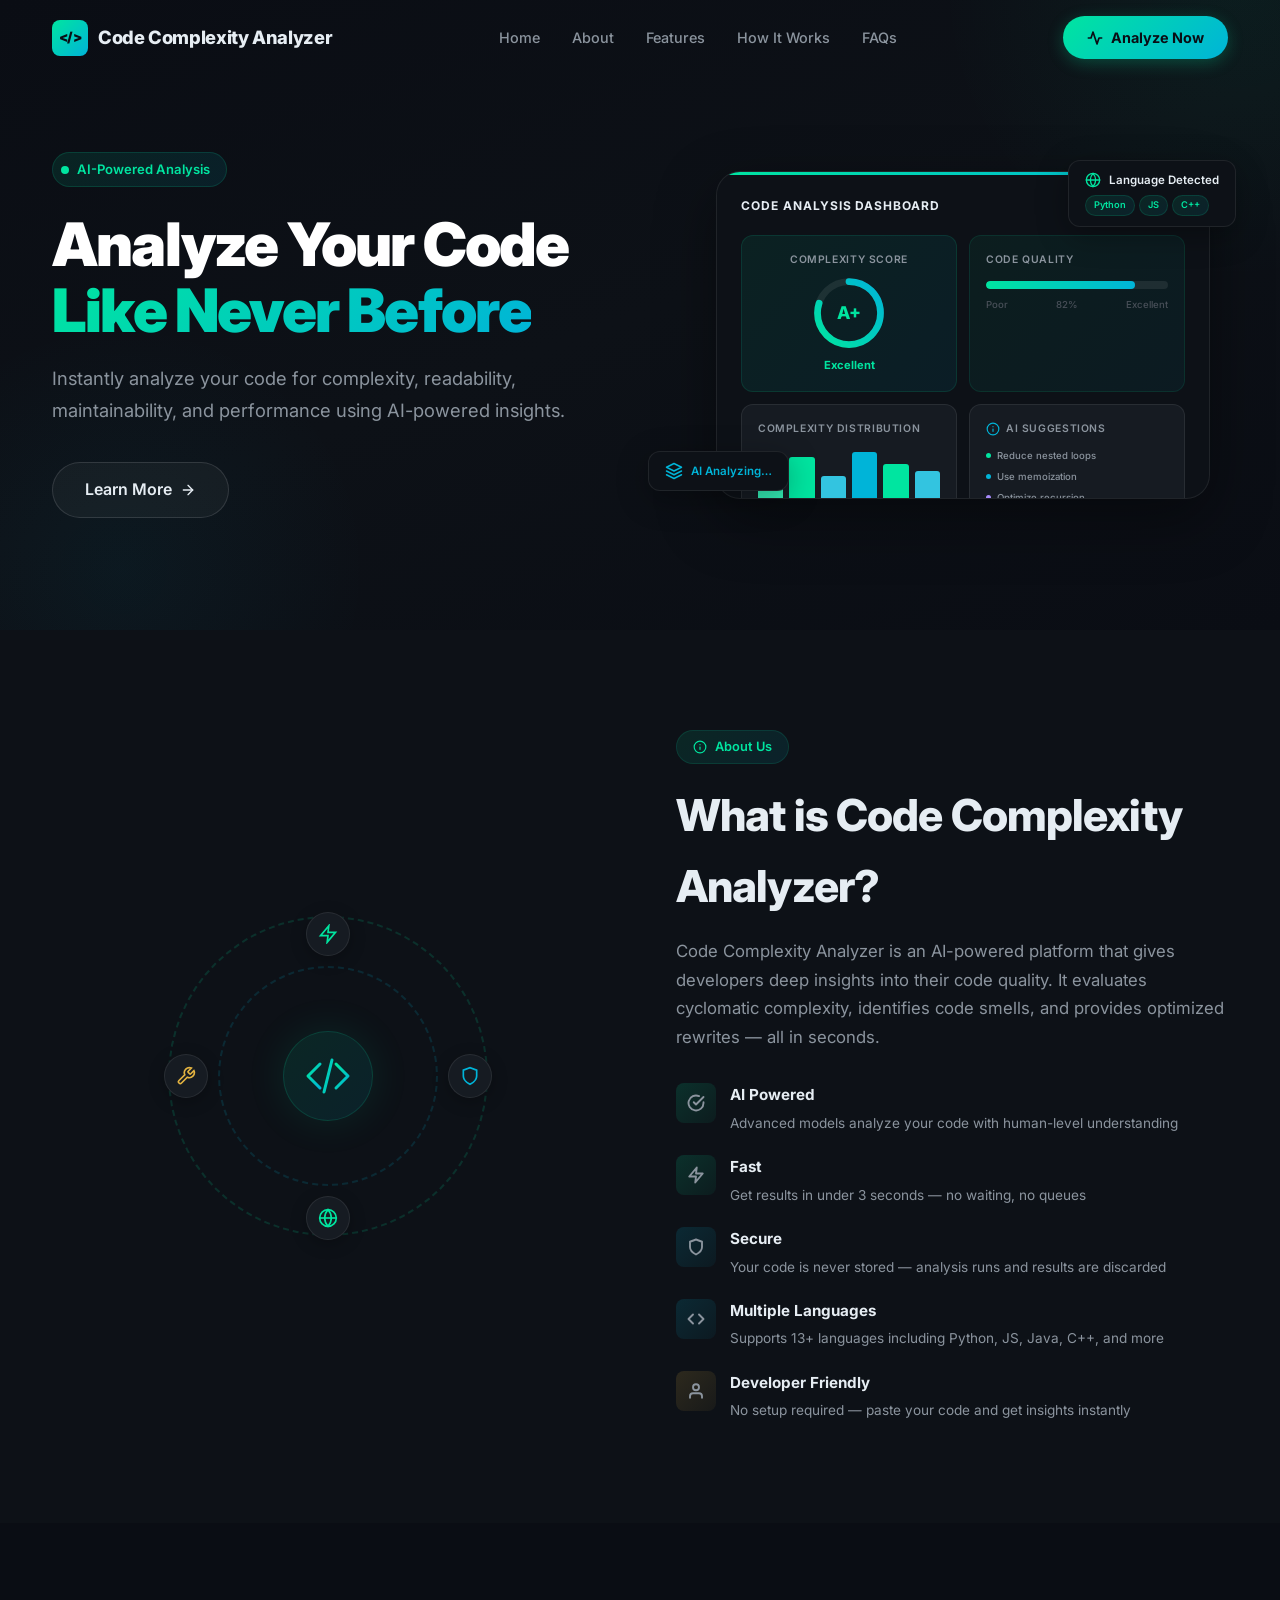
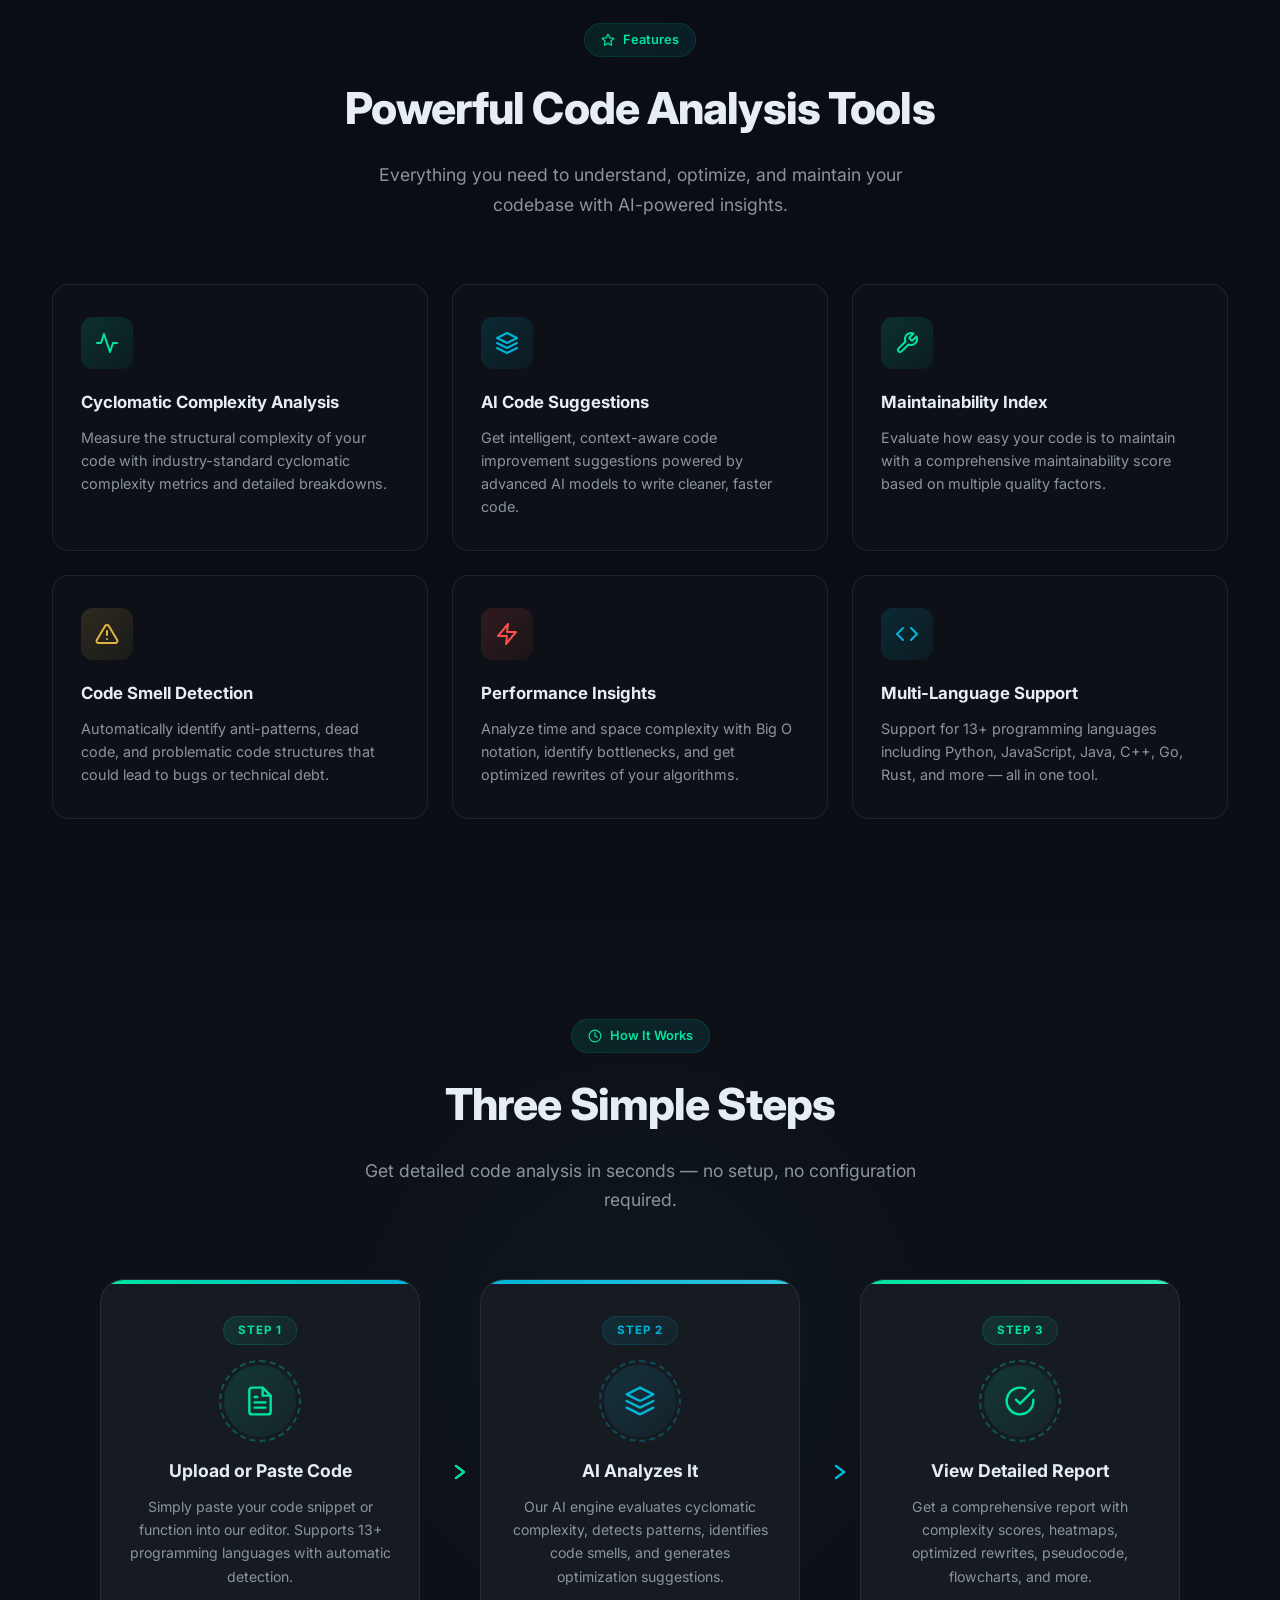
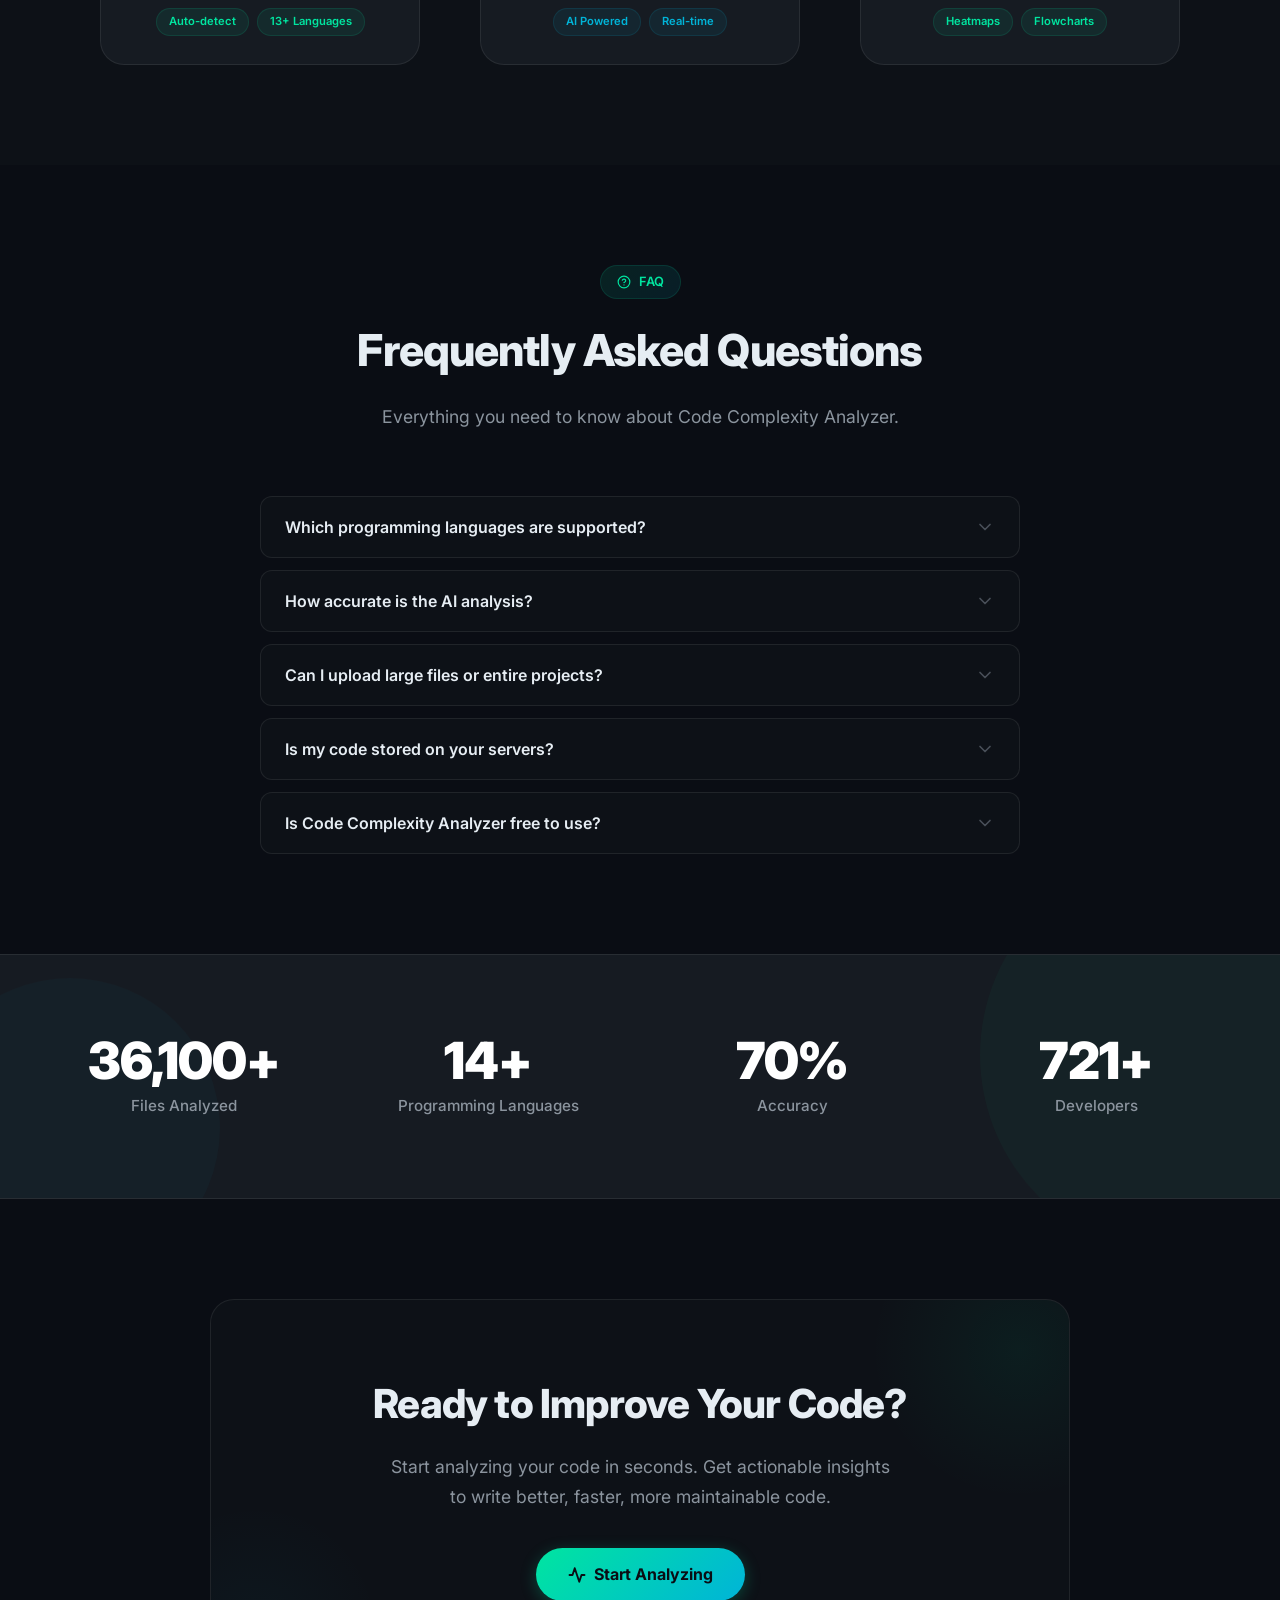
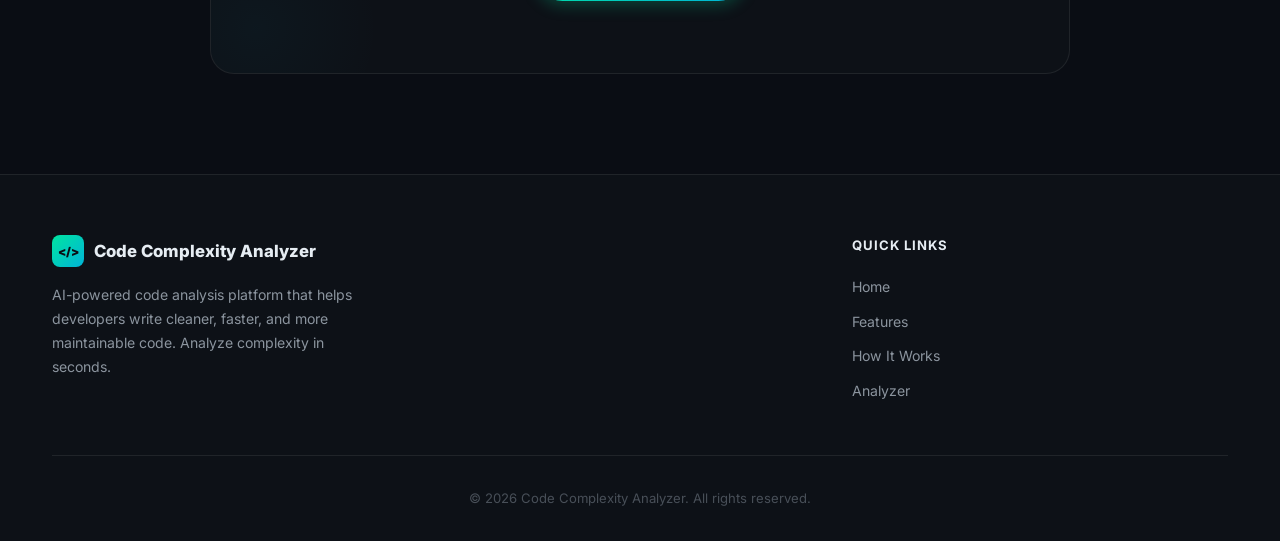
<file: frontend/index.html>
<!DOCTYPE html>
<html lang="en">
<head>
  <meta charset="UTF-8">
  <meta name="viewport" content="width=device-width, initial-scale=1.0">
  <meta name="description" content="Code Complexity Analyzer — AI-powered code analysis for complexity, readability, maintainability, and performance. Instantly improve your code quality.">
  <title>Code Complexity Analyzer — AI-Powered Code Analysis</title>

  <!-- Fonts -->
  <link rel="preconnect" href="https://fonts.googleapis.com">
  <link rel="preconnect" href="https://fonts.gstatic.com" crossorigin>
  <link href="https://fonts.googleapis.com/css2?family=Inter:wght@400;500;600;700;800;900&display=swap" rel="stylesheet">

  <link rel="stylesheet" href="landing.css">
</head>
<body>

  <!-- ═══════════════════════════════════════════════════════════════════════
       1. NAVIGATION
       ═══════════════════════════════════════════════════════════════════════ -->
  <nav class="navbar" id="navbar">
    <div class="navbar__container">

      <!-- Logo -->
      <a href="#home" class="navbar__logo">
        <span class="navbar__logo-icon">&lt;/&gt;</span>
        Code Complexity Analyzer
      </a>

      <!-- Links -->
      <div class="navbar__links" id="nav-links">
        <a href="#home" class="navbar__link">Home</a>
        <a href="#about" class="navbar__link">About</a>
        <a href="#features" class="navbar__link">Features</a>
        <a href="#how-it-works" class="navbar__link">How It Works</a>
        <a href="#faq" class="navbar__link">FAQs</a>
      </div>

      <!-- Actions -->
      <div class="navbar__actions">
        <a href="analyzer.html" class="btn btn--primary">
          <svg width="16" height="16" viewBox="0 0 24 24" fill="none" stroke="currentColor" stroke-width="2.5" stroke-linecap="round" stroke-linejoin="round"><polyline points="22 12 18 12 15 21 9 3 6 12 2 12"/></svg>
          Analyze Now
        </a>
      </div>

      <!-- Mobile toggle -->
      <button class="navbar__toggle" id="mobile-toggle" aria-label="Toggle navigation">
        <span></span>
        <span></span>
        <span></span>
      </button>

    </div>
  </nav>

  <!-- ═══════════════════════════════════════════════════════════════════════
       2. HERO SECTION
       ═══════════════════════════════════════════════════════════════════════ -->
  <section class="hero" id="home">
    <div class="hero__container">

      <!-- Left: Content -->
      <div class="hero__content">
        <div class="hero__badge">
          <span class="hero__badge-dot"></span>
          AI-Powered Analysis
        </div>

        <h1 class="hero__title">
          Analyze Your Code<br>
          <span class="hero__title-gradient">Like Never Before</span>
        </h1>

        <p class="hero__subtitle">
          Instantly analyze your code for complexity, readability, maintainability, and performance using AI-powered insights.
        </p>

        <div class="hero__buttons">

          <a href="#features" class="btn btn--learn btn--large">
            Learn More
            <svg width="16" height="16" viewBox="0 0 24 24" fill="none" stroke="currentColor" stroke-width="2" stroke-linecap="round" stroke-linejoin="round"><line x1="5" y1="12" x2="19" y2="12"/><polyline points="12 5 19 12 12 19"/></svg>
          </a>
        </div>
      </div>

      <!-- Right: Dashboard Illustration -->
      <div class="hero__visual">
        <div class="dashboard">

          <!-- SVG gradient definition for the score circle -->
          <svg width="0" height="0" style="position:absolute">
            <defs>
              <linearGradient id="scoreGradient" x1="0%" y1="0%" x2="100%" y2="100%">
                <stop offset="0%" style="stop-color:#00e5a0"/>
                <stop offset="100%" style="stop-color:#00b4d8"/>
              </linearGradient>
            </defs>
          </svg>

          <!-- Main dashboard card -->
          <div class="dashboard__main">
            <div class="dashboard__header">
              <span class="dashboard__header-title">Code Analysis Dashboard</span>
              <div class="dashboard__header-dots">
                <span></span><span></span><span></span>
              </div>
            </div>

            <div class="dashboard__grid">
              <!-- Complexity Score -->
              <div class="dash-score" style="animation: float-3 4s ease-in-out infinite;">
                <div class="dash-score__label">Complexity Score</div>
                <div class="dash-score__circle">
                  <svg viewBox="0 0 64 64">
                    <circle class="dash-score__circle-bg" cx="32" cy="32" r="28"/>
                    <circle class="dash-score__circle-fill" cx="32" cy="32" r="28" style="stroke-dasharray: 175.9; stroke-dashoffset: 35.2;"/>
                  </svg>
                  <span class="dash-score__value">A+</span>
                </div>
                <div class="dash-score__grade">Excellent</div>
              </div>

              <!-- Code Quality Meter -->
              <div class="dash-meter" style="animation: float-3 5s ease-in-out 0.5s infinite;">
                <div class="dash-meter__label">Code Quality</div>
                <div class="dash-meter__bar">
                  <div class="dash-meter__fill"></div>
                </div>
                <div class="dash-meter__labels">
                  <span>Poor</span>
                  <span>82%</span>
                  <span>Excellent</span>
                </div>
              </div>

              <!-- Graphs -->
              <div class="dash-chart" style="animation: float-3 4.5s ease-in-out 1s infinite;">
                <div class="dash-chart__label">Complexity Distribution</div>
                <div class="dash-chart__bars">
                  <div class="dash-chart__bar"></div>
                  <div class="dash-chart__bar"></div>
                  <div class="dash-chart__bar"></div>
                  <div class="dash-chart__bar"></div>
                  <div class="dash-chart__bar"></div>
                  <div class="dash-chart__bar"></div>
                </div>
              </div>

              <!-- AI Suggestions -->
              <div class="dash-ai" style="animation: float-3 5.5s ease-in-out 0.8s infinite;">
                <div class="dash-ai__label">
                  <svg width="14" height="14" viewBox="0 0 24 24" fill="none" stroke="currentColor" stroke-width="2" stroke-linecap="round" stroke-linejoin="round"><path d="M12 2a10 10 0 0 1 10 10 10 10 0 0 1-10 10A10 10 0 0 1 2 12 10 10 0 0 1 12 2z"/><path d="M12 16v-4"/><path d="M12 8h.01"/></svg>
                  AI Suggestions
                </div>
                <div class="dash-ai__items">
                  <div class="dash-ai__item"><span class="dash-ai__item-dot dash-ai__item-dot--green"></span>Reduce nested loops</div>
                  <div class="dash-ai__item"><span class="dash-ai__item-dot dash-ai__item-dot--blue"></span>Use memoization</div>
                  <div class="dash-ai__item"><span class="dash-ai__item-dot dash-ai__item-dot--purple"></span>Optimize recursion</div>
                </div>
              </div>
            </div>
          </div>

          <!-- Floating: Language Detection -->
          <div class="float-card float-card--lang">
            <div class="float-card__content">
              <svg width="16" height="16" viewBox="0 0 24 24" fill="none" stroke="#00e5a0" stroke-width="2" stroke-linecap="round" stroke-linejoin="round"><circle cx="12" cy="12" r="10"/><line x1="2" y1="12" x2="22" y2="12"/><path d="M12 2a15.3 15.3 0 0 1 4 10 15.3 15.3 0 0 1-4 10 15.3 15.3 0 0 1-4-10 15.3 15.3 0 0 1 4-10z"/></svg>
              Language Detected
            </div>
            <div class="float-card__badges">
              <span class="lang-badge">Python</span>
              <span class="lang-badge">JS</span>
              <span class="lang-badge">C++</span>
            </div>
          </div>

          <!-- Floating: AI Badge -->
          <div class="float-card float-card--ai">
            <div class="float-card__content">
              <svg width="18" height="18" viewBox="0 0 24 24" fill="none" stroke="#00b4d8" stroke-width="2" stroke-linecap="round" stroke-linejoin="round"><path d="M12 2L2 7l10 5 10-5-10-5z"/><path d="M2 17l10 5 10-5"/><path d="M2 12l10 5 10-5"/></svg>
              AI Analyzing…
            </div>
          </div>

        </div>
      </div>

    </div>
  </section>

    <!-- ═══════════════════════════════════════════════════════════════════════
       3. ABOUT SECTION
       ═══════════════════════════════════════════════════════════════════════ -->
  <section class="about" id="about">
    <div class="section-container">
      <div class="about__grid">

        <!-- Left: Illustration -->
        <div class="about__visual reveal">
          <div class="about__illustration">
            <div class="about__illust-ring about__illust-ring--outer"></div>
            <div class="about__illust-ring about__illust-ring--inner"></div>
            <div class="about__illust-core">
              <svg width="48" height="48" viewBox="0 0 24 24" fill="none" stroke="url(#aboutGrad)" stroke-width="1.5" stroke-linecap="round" stroke-linejoin="round">
                <defs><linearGradient id="aboutGrad" x1="0%" y1="0%" x2="100%" y2="100%"><stop offset="0%" style="stop-color:#00e5a0"/><stop offset="100%" style="stop-color:#00b4d8"/></linearGradient></defs>
                <polyline points="16 18 22 12 16 6"/><polyline points="8 6 2 12 8 18"/><line x1="14" y1="4" x2="10" y2="20"/>
              </svg>
            </div>
            <!-- Orbiting icons -->
            <div class="about__orbit-item about__orbit-item--1">
              <svg width="20" height="20" viewBox="0 0 24 24" fill="none" stroke="#00e5a0" stroke-width="2"><path d="M13 2L3 14h9l-1 8 10-12h-9l1-8z"/></svg>
            </div>
            <div class="about__orbit-item about__orbit-item--2">
              <svg width="20" height="20" viewBox="0 0 24 24" fill="none" stroke="#00b4d8" stroke-width="2"><path d="M12 22s8-4 8-10V5l-8-3-8 3v7c0 6 8 10 8 10z"/></svg>
            </div>
            <div class="about__orbit-item about__orbit-item--3">
              <svg width="20" height="20" viewBox="0 0 24 24" fill="none" stroke="#00e5a0" stroke-width="2"><circle cx="12" cy="12" r="10"/><line x1="2" y1="12" x2="22" y2="12"/><path d="M12 2a15.3 15.3 0 0 1 4 10 15.3 15.3 0 0 1-4 10 15.3 15.3 0 0 1-4-10 15.3 15.3 0 0 1 4-10z"/></svg>
            </div>
            <div class="about__orbit-item about__orbit-item--4">
              <svg width="20" height="20" viewBox="0 0 24 24" fill="none" stroke="#e3b341" stroke-width="2"><path d="M14.7 6.3a1 1 0 0 0 0 1.4l1.6 1.6a1 1 0 0 0 1.4 0l3.77-3.77a6 6 0 0 1-7.94 7.94l-6.91 6.91a2.12 2.12 0 0 1-3-3l6.91-6.91a6 6 0 0 1 7.94-7.94l-3.76 3.76z"/></svg>
            </div>
          </div>
        </div>

        <!-- Right: Content -->
        <div class="about__content reveal reveal-delay-2">
          <span class="section-label">
            <svg width="14" height="14" viewBox="0 0 24 24" fill="none" stroke="currentColor" stroke-width="2" stroke-linecap="round" stroke-linejoin="round"><circle cx="12" cy="12" r="10"/><path d="M12 16v-4"/><path d="M12 8h.01"/></svg>
            About Us
          </span>
          <h2 class="section-title" style="text-align:left;">What is Code Complexity Analyzer?</h2>
          <p class="about__desc">Code Complexity Analyzer is an AI-powered platform that gives developers deep insights into their code quality. It evaluates cyclomatic complexity, identifies code smells, and provides optimized rewrites — all in seconds.</p>

          <div class="about__checks">
            <div class="about__check">
              <span class="about__check-icon about__check-icon--blue">
                <svg width="18" height="18" viewBox="0 0 24 24" fill="none" stroke="currentColor" stroke-width="2.5" stroke-linecap="round" stroke-linejoin="round"><path d="M22 11.08V12a10 10 0 1 1-5.93-9.14"/><polyline points="22 4 12 14.01 9 11.01"/></svg>
              </span>
              <div>
                <strong>AI Powered</strong>
                <span>Advanced models analyze your code with human-level understanding</span>
              </div>
            </div>
            <div class="about__check">
              <span class="about__check-icon about__check-icon--green">
                <svg width="18" height="18" viewBox="0 0 24 24" fill="none" stroke="currentColor" stroke-width="2.5" stroke-linecap="round" stroke-linejoin="round"><path d="M13 2L3 14h9l-1 8 10-12h-9l1-8z"/></svg>
              </span>
              <div>
                <strong>Fast</strong>
                <span>Get results in under 3 seconds — no waiting, no queues</span>
              </div>
            </div>
            <div class="about__check">
              <span class="about__check-icon about__check-icon--purple">
                <svg width="18" height="18" viewBox="0 0 24 24" fill="none" stroke="currentColor" stroke-width="2.5" stroke-linecap="round" stroke-linejoin="round"><path d="M12 22s8-4 8-10V5l-8-3-8 3v7c0 6 8 10 8 10z"/></svg>
              </span>
              <div>
                <strong>Secure</strong>
                <span>Your code is never stored — analysis runs and results are discarded</span>
              </div>
            </div>
            <div class="about__check">
              <span class="about__check-icon about__check-icon--cyan">
                <svg width="18" height="18" viewBox="0 0 24 24" fill="none" stroke="currentColor" stroke-width="2.5" stroke-linecap="round" stroke-linejoin="round"><polyline points="16 18 22 12 16 6"/><polyline points="8 6 2 12 8 18"/></svg>
              </span>
              <div>
                <strong>Multiple Languages</strong>
                <span>Supports 13+ languages including Python, JS, Java, C++, and more</span>
              </div>
            </div>
            <div class="about__check">
              <span class="about__check-icon about__check-icon--orange">
                <svg width="18" height="18" viewBox="0 0 24 24" fill="none" stroke="currentColor" stroke-width="2.5" stroke-linecap="round" stroke-linejoin="round"><path d="M20 21v-2a4 4 0 0 0-4-4H8a4 4 0 0 0-4 4v2"/><circle cx="12" cy="7" r="4"/></svg>
              </span>
              <div>
                <strong>Developer Friendly</strong>
                <span>No setup required — paste your code and get insights instantly</span>
              </div>
            </div>
          </div>
        </div>

      </div>
    </div>
  </section>

  <!-- ═══════════════════════════════════════════════════════════════════════
       4. FEATURES SECTION
       ═══════════════════════════════════════════════════════════════════════ -->
  <section class="features" id="features">
    <div class="section-container">
      <div class="section-header reveal">
        <span class="section-label">
          <svg width="14" height="14" viewBox="0 0 24 24" fill="none" stroke="currentColor" stroke-width="2" stroke-linecap="round" stroke-linejoin="round"><polygon points="12 2 15.09 8.26 22 9.27 17 14.14 18.18 21.02 12 17.77 5.82 21.02 7 14.14 2 9.27 8.91 8.26 12 2"/></svg>
          Features
        </span>
        <h2 class="section-title">Powerful Code Analysis Tools</h2>
        <p class="section-subtitle">Everything you need to understand, optimize, and maintain your codebase with AI-powered insights.</p>
      </div>

      <div class="features__grid">

        <!-- Card 1: Cyclomatic Complexity -->
        <div class="feature-card reveal reveal-delay-1">
          <div class="feature-card__icon feature-card__icon--blue">
            <svg width="24" height="24" viewBox="0 0 24 24" fill="none" stroke="currentColor" stroke-width="2" stroke-linecap="round" stroke-linejoin="round"><polyline points="22 12 18 12 15 21 9 3 6 12 2 12"/></svg>
          </div>
          <h3 class="feature-card__title">Cyclomatic Complexity Analysis</h3>
          <p class="feature-card__desc">Measure the structural complexity of your code with industry-standard cyclomatic complexity metrics and detailed breakdowns.</p>
        </div>

        <!-- Card 2: AI Code Suggestions -->
        <div class="feature-card reveal reveal-delay-2">
          <div class="feature-card__icon feature-card__icon--purple">
            <svg width="24" height="24" viewBox="0 0 24 24" fill="none" stroke="currentColor" stroke-width="2" stroke-linecap="round" stroke-linejoin="round"><path d="M12 2L2 7l10 5 10-5-10-5z"/><path d="M2 17l10 5 10-5"/><path d="M2 12l10 5 10-5"/></svg>
          </div>
          <h3 class="feature-card__title">AI Code Suggestions</h3>
          <p class="feature-card__desc">Get intelligent, context-aware code improvement suggestions powered by advanced AI models to write cleaner, faster code.</p>
        </div>

        <!-- Card 3: Maintainability Index -->
        <div class="feature-card reveal reveal-delay-3">
          <div class="feature-card__icon feature-card__icon--green">
            <svg width="24" height="24" viewBox="0 0 24 24" fill="none" stroke="currentColor" stroke-width="2" stroke-linecap="round" stroke-linejoin="round"><path d="M14.7 6.3a1 1 0 0 0 0 1.4l1.6 1.6a1 1 0 0 0 1.4 0l3.77-3.77a6 6 0 0 1-7.94 7.94l-6.91 6.91a2.12 2.12 0 0 1-3-3l6.91-6.91a6 6 0 0 1 7.94-7.94l-3.76 3.76z"/></svg>
          </div>
          <h3 class="feature-card__title">Maintainability Index</h3>
          <p class="feature-card__desc">Evaluate how easy your code is to maintain with a comprehensive maintainability score based on multiple quality factors.</p>
        </div>

        <!-- Card 4: Code Smell Detection -->
        <div class="feature-card reveal reveal-delay-1">
          <div class="feature-card__icon feature-card__icon--orange">
            <svg width="24" height="24" viewBox="0 0 24 24" fill="none" stroke="currentColor" stroke-width="2" stroke-linecap="round" stroke-linejoin="round"><path d="M10.29 3.86L1.82 18a2 2 0 0 0 1.71 3h16.94a2 2 0 0 0 1.71-3L13.71 3.86a2 2 0 0 0-3.42 0z"/><line x1="12" y1="9" x2="12" y2="13"/><line x1="12" y1="17" x2="12.01" y2="17"/></svg>
          </div>
          <h3 class="feature-card__title">Code Smell Detection</h3>
          <p class="feature-card__desc">Automatically identify anti-patterns, dead code, and problematic code structures that could lead to bugs or technical debt.</p>
        </div>

        <!-- Card 5: Performance Insights -->
        <div class="feature-card reveal reveal-delay-2">
          <div class="feature-card__icon feature-card__icon--pink">
            <svg width="24" height="24" viewBox="0 0 24 24" fill="none" stroke="currentColor" stroke-width="2" stroke-linecap="round" stroke-linejoin="round"><path d="M13 2L3 14h9l-1 8 10-12h-9l1-8z"/></svg>
          </div>
          <h3 class="feature-card__title">Performance Insights</h3>
          <p class="feature-card__desc">Analyze time and space complexity with Big O notation, identify bottlenecks, and get optimized rewrites of your algorithms.</p>
        </div>

        <!-- Card 6: Multi-Language Support -->
        <div class="feature-card reveal reveal-delay-3">
          <div class="feature-card__icon feature-card__icon--cyan">
            <svg width="24" height="24" viewBox="0 0 24 24" fill="none" stroke="currentColor" stroke-width="2" stroke-linecap="round" stroke-linejoin="round"><polyline points="16 18 22 12 16 6"/><polyline points="8 6 2 12 8 18"/></svg>
          </div>
          <h3 class="feature-card__title">Multi-Language Support</h3>
          <p class="feature-card__desc">Support for 13+ programming languages including Python, JavaScript, Java, C++, Go, Rust, and more — all in one tool.</p>
        </div>

      </div>
    </div>
  </section>

    <!-- ═══════════════════════════════════════════════════════════════════════
       5. HOW IT WORKS
       ═══════════════════════════════════════════════════════════════════════ -->
  <section class="how-it-works" id="how-it-works">
    <div class="section-container">
      <div class="section-header reveal">
        <span class="section-label">
          <svg width="14" height="14" viewBox="0 0 24 24" fill="none" stroke="currentColor" stroke-width="2" stroke-linecap="round" stroke-linejoin="round"><circle cx="12" cy="12" r="10"/><polyline points="12 6 12 12 16 14"/></svg>
          How It Works
        </span>
        <h2 class="section-title">Three Simple Steps</h2>
        <p class="section-subtitle">Get detailed code analysis in seconds &mdash; no setup, no configuration required.</p>
      </div>

      <div class="steps-v2">

        <!-- Step 1 -->
        <div class="step-card reveal reveal-delay-1">
          <div class="step-card__badge">Step 1</div>
          <div class="step-card__icon-wrap step-card__icon-wrap--blue">
            <svg width="32" height="32" viewBox="0 0 24 24" fill="none" stroke="currentColor" stroke-width="1.8" stroke-linecap="round" stroke-linejoin="round"><path d="M14 2H6a2 2 0 0 0-2 2v16a2 2 0 0 0 2 2h12a2 2 0 0 0 2-2V8z"/><polyline points="14 2 14 8 20 8"/><line x1="16" y1="13" x2="8" y2="13"/><line x1="16" y1="17" x2="8" y2="17"/><polyline points="10 9 9 9 8 9"/></svg>
          </div>
          <h3 class="step-card__title">Upload or Paste Code</h3>
          <p class="step-card__desc">Simply paste your code snippet or function into our editor. Supports 13+ programming languages with automatic detection.</p>
          <div class="step-card__tags">
            <span class="step-card__tag">Auto-detect</span>
            <span class="step-card__tag">13+ Languages</span>
          </div>
        </div>

        <!-- Arrow 1 -->
        <div class="step-arrow reveal reveal-delay-1">
          <svg width="48" height="48" viewBox="0 0 48 48" fill="none">
            <path d="M8 24h28" stroke="url(#arrowGrad1)" stroke-width="2.5" stroke-linecap="round"/>
            <polyline points="30,18 38,24 30,30" stroke="url(#arrowGrad1)" stroke-width="2.5" stroke-linecap="round" stroke-linejoin="round" fill="none"/>
            <defs><linearGradient id="arrowGrad1" x1="8" y1="24" x2="38" y2="24"><stop offset="0%" stop-color="#00e5a0"/><stop offset="100%" stop-color="#00b4d8"/></linearGradient></defs>
          </svg>
        </div>

        <!-- Step 2 -->
        <div class="step-card reveal reveal-delay-2">
          <div class="step-card__badge step-card__badge--purple">Step 2</div>
          <div class="step-card__icon-wrap step-card__icon-wrap--purple">
            <svg width="32" height="32" viewBox="0 0 24 24" fill="none" stroke="currentColor" stroke-width="1.8" stroke-linecap="round" stroke-linejoin="round"><path d="M12 2L2 7l10 5 10-5-10-5z"/><path d="M2 17l10 5 10-5"/><path d="M2 12l10 5 10-5"/></svg>
          </div>
          <h3 class="step-card__title">AI Analyzes It</h3>
          <p class="step-card__desc">Our AI engine evaluates cyclomatic complexity, detects patterns, identifies code smells, and generates optimization suggestions.</p>
          <div class="step-card__tags">
            <span class="step-card__tag step-card__tag--purple">AI Powered</span>
            <span class="step-card__tag step-card__tag--purple">Real-time</span>
          </div>
        </div>

        <!-- Arrow 2 -->
        <div class="step-arrow reveal reveal-delay-2">
          <svg width="48" height="48" viewBox="0 0 48 48" fill="none">
            <path d="M8 24h28" stroke="url(#arrowGrad2)" stroke-width="2.5" stroke-linecap="round"/>
            <polyline points="30,18 38,24 30,30" stroke="url(#arrowGrad2)" stroke-width="2.5" stroke-linecap="round" stroke-linejoin="round" fill="none"/>
            <defs><linearGradient id="arrowGrad2" x1="8" y1="24" x2="38" y2="24"><stop offset="0%" stop-color="#00b4d8"/><stop offset="100%" stop-color="#00e5a0"/></linearGradient></defs>
          </svg>
        </div>

        <!-- Step 3 -->
        <div class="step-card reveal reveal-delay-3">
          <div class="step-card__badge step-card__badge--green">Step 3</div>
          <div class="step-card__icon-wrap step-card__icon-wrap--green">
            <svg width="32" height="32" viewBox="0 0 24 24" fill="none" stroke="currentColor" stroke-width="1.8" stroke-linecap="round" stroke-linejoin="round"><path d="M22 11.08V12a10 10 0 1 1-5.93-9.14"/><polyline points="22 4 12 14.01 9 11.01"/></svg>
          </div>
          <h3 class="step-card__title">View Detailed Report</h3>
          <p class="step-card__desc">Get a comprehensive report with complexity scores, heatmaps, optimized rewrites, pseudocode, flowcharts, and more.</p>
          <div class="step-card__tags">
            <span class="step-card__tag step-card__tag--green">Heatmaps</span>
            <span class="step-card__tag step-card__tag--green">Flowcharts</span>
          </div>
        </div>

      </div>
    </div>
  </section>

  <!-- ═══════════════════════════════════════════════════════════════════════
       7. FAQ SECTION
       ═══════════════════════════════════════════════════════════════════════ -->
  <section class="faq" id="faq">
    <div class="section-container">
      <div class="section-header reveal">
        <span class="section-label">
          <svg width="14" height="14" viewBox="0 0 24 24" fill="none" stroke="currentColor" stroke-width="2" stroke-linecap="round" stroke-linejoin="round"><circle cx="12" cy="12" r="10"/><path d="M9.09 9a3 3 0 0 1 5.83 1c0 2-3 3-3 3"/><line x1="12" y1="17" x2="12.01" y2="17"/></svg>
          FAQ
        </span>
        <h2 class="section-title">Frequently Asked Questions</h2>
        <p class="section-subtitle">Everything you need to know about Code Complexity Analyzer.</p>
      </div>

      <div class="faq__list reveal">

        <div class="faq-item">
          <button class="faq-item__question" aria-expanded="false">
            <span>Which programming languages are supported?</span>
            <svg class="faq-item__chevron" width="20" height="20" viewBox="0 0 24 24" fill="none" stroke="currentColor" stroke-width="2" stroke-linecap="round" stroke-linejoin="round"><polyline points="6 9 12 15 18 9"/></svg>
          </button>
          <div class="faq-item__answer">
            <p>We support 13+ programming languages including JavaScript, TypeScript, Python, Java, C++, C, C#, Go, Rust, Ruby, PHP, Kotlin, and Swift. New languages are added regularly based on community demand.</p>
          </div>
        </div>

        <div class="faq-item">
          <button class="faq-item__question" aria-expanded="false">
            <span>How accurate is the AI analysis?</span>
            <svg class="faq-item__chevron" width="20" height="20" viewBox="0 0 24 24" fill="none" stroke="currentColor" stroke-width="2" stroke-linecap="round" stroke-linejoin="round"><polyline points="6 9 12 15 18 9"/></svg>
          </button>
          <div class="faq-item__answer">
            <p>Our AI achieves 98% accuracy on complexity analysis by combining static analysis with advanced language models. It understands context, recursion, and nested structures with near-human precision.</p>
          </div>
        </div>

        <div class="faq-item">
          <button class="faq-item__question" aria-expanded="false">
            <span>Can I upload large files or entire projects?</span>
            <svg class="faq-item__chevron" width="20" height="20" viewBox="0 0 24 24" fill="none" stroke="currentColor" stroke-width="2" stroke-linecap="round" stroke-linejoin="round"><polyline points="6 9 12 15 18 9"/></svg>
          </button>
          <div class="faq-item__answer">
            <p>Currently, the tool is optimized for individual functions and code snippets. You can paste up to 5,000 lines of code at a time. Full project scanning is on our roadmap for an upcoming release.</p>
          </div>
        </div>

        <div class="faq-item">
          <button class="faq-item__question" aria-expanded="false">
            <span>Is my code stored on your servers?</span>
            <svg class="faq-item__chevron" width="20" height="20" viewBox="0 0 24 24" fill="none" stroke="currentColor" stroke-width="2" stroke-linecap="round" stroke-linejoin="round"><polyline points="6 9 12 15 18 9"/></svg>
          </button>
          <div class="faq-item__answer">
            <p>No. Your code is processed in real-time and immediately discarded after analysis. We do not store, log, or share any code submitted to the platform. Your intellectual property remains yours.</p>
          </div>
        </div>

        <div class="faq-item">
          <button class="faq-item__question" aria-expanded="false">
            <span>Is Code Complexity Analyzer free to use?</span>
            <svg class="faq-item__chevron" width="20" height="20" viewBox="0 0 24 24" fill="none" stroke="currentColor" stroke-width="2" stroke-linecap="round" stroke-linejoin="round"><polyline points="6 9 12 15 18 9"/></svg>
          </button>
          <div class="faq-item__answer">
            <p>Yes! The core features are completely free. Simply paste your code and get instant analysis with complexity scores, heatmaps, optimized rewrites, and more — no account required.</p>
          </div>
        </div>

      </div>
    </div>
  </section>

  <!-- ═══════════════════════════════════════════════════════════════════════
       8. STATISTICS
       ═══════════════════════════════════════════════════════════════════════ -->
  <section class="stats" id="stats">
    <div class="section-container">
      <div class="stats__grid">

        <div class="stat reveal reveal-delay-1">
          <div class="stat__number"><span data-count="50000" data-suffix="+">0</span></div>
          <div class="stat__label">Files Analyzed</div>
        </div>

        <div class="stat reveal reveal-delay-2">
          <div class="stat__number"><span data-count="20" data-suffix="+">0</span></div>
          <div class="stat__label">Programming Languages</div>
        </div>

        <div class="stat reveal reveal-delay-3">
          <div class="stat__number"><span data-count="98" data-suffix="%">0</span></div>
          <div class="stat__label">Accuracy</div>
        </div>

        <div class="stat reveal reveal-delay-4">
          <div class="stat__number"><span data-count="1000" data-suffix="+">0</span></div>
          <div class="stat__label">Developers</div>
        </div>

      </div>
    </div>
  </section>

  <!-- ═══════════════════════════════════════════════════════════════════════
       9. CTA SECTION
       ═══════════════════════════════════════════════════════════════════════ -->
  <section class="cta" id="cta">
    <div class="section-container">
      <div class="cta__card reveal">
        <h2 class="cta__title">Ready to Improve Your Code?</h2>
        <p class="cta__subtitle">Start analyzing your code in seconds. Get actionable insights to write better, faster, more maintainable code.</p>
        <div class="cta__buttons">
          <a href="analyzer.html" class="btn btn--primary btn--large">
            <svg width="18" height="18" viewBox="0 0 24 24" fill="none" stroke="currentColor" stroke-width="2.5" stroke-linecap="round" stroke-linejoin="round"><polyline points="22 12 18 12 15 21 9 3 6 12 2 12"/></svg>
            Start Analyzing
          </a>
        </div>
      </div>
    </div>
  </section>

  <!-- ═══════════════════════════════════════════════════════════════════════
       10. FOOTER
       ═══════════════════════════════════════════════════════════════════════ -->
  <footer class="footer" id="footer">
    <div class="section-container">
      <div class="footer__top">

        <!-- Brand -->
        <div class="footer__brand">
          <div class="footer__logo">
            <span class="footer__logo-icon">&lt;/&gt;</span>
            Code Complexity Analyzer
          </div>
          <p class="footer__desc">AI-powered code analysis platform that helps developers write cleaner, faster, and more maintainable code. Analyze complexity in seconds.</p>
        </div>

        <!-- Quick Links -->
        <div>
          <h4 class="footer__col-title">Quick Links</h4>
          <a href="#home" class="footer__link">Home</a>
          <a href="#features" class="footer__link">Features</a>
          <a href="#how-it-works" class="footer__link">How It Works</a>
          <a href="analyzer.html" class="footer__link">Analyzer</a>
        </div>
      </div>

      <div class="footer__bottom">
        <span class="footer__copy">&copy; 2026 Code Complexity Analyzer. All rights reserved.</span>
      </div>
    </div>
  </footer>

  <script src="landing.js"></script>
</body>
</html>
</file>
<file: frontend/landing.css>
/* ==========================================================================
   Code Complexity Analyzer — Landing Page Stylesheet
   Dark Theme · Matching Analyzer Page Aesthetic
   ========================================================================== */

/* --------------------------------------------------------------------------
   0. Imports & Tokens
   -------------------------------------------------------------------------- */
@import url('https://fonts.googleapis.com/css2?family=Inter:wght@400;500;600;700;800;900&display=swap');

:root {
  --primary: #00e5a0;
  --primary-dark: #00c98b;
  --primary-light: #34edb5;
  --secondary: #00b4d8;
  --secondary-dark: #0096b7;
  --secondary-light: #33c4e0;

  --gradient: linear-gradient(135deg, #00e5a0, #00b4d8);
  --gradient-soft: linear-gradient(135deg, rgba(0,229,160,0.10), rgba(0,180,216,0.10));
  --gradient-hero: linear-gradient(160deg, #0a0d14 0%, #0d1117 50%, #0a0d14 100%);
  --gradient-cta: linear-gradient(135deg, #0d1117 0%, #161b22 100%);

  --bg: #0a0d14;
  --bg-light: #0d1117;
  --bg-section: #161b22;

  --text: #e6edf3;
  --text-muted: #8b949e;
  --text-light: #484f58;

  --border: rgba(255,255,255,0.08);
  --border-light: rgba(255,255,255,0.05);

  --glass-bg: rgba(13,17,23,0.80);
  --glass-border: rgba(255,255,255,0.08);
  --glass-shadow: 0 8px 32px rgba(0,0,0,0.30);

  --ff-sans: 'Inter', system-ui, -apple-system, sans-serif;

  --radius-sm: 8px;
  --radius-md: 12px;
  --radius-lg: 16px;
  --radius-xl: 24px;
  --radius-full: 9999px;

  --transition: 0.3s cubic-bezier(0.25, 0.46, 0.45, 0.94);
  --transition-slow: 0.5s cubic-bezier(0.25, 0.46, 0.45, 0.94);

  --shadow-sm: 0 1px 3px rgba(0,0,0,0.20);
  --shadow-md: 0 4px 16px rgba(0,0,0,0.25);
  --shadow-lg: 0 8px 32px rgba(0,0,0,0.30);
  --shadow-xl: 0 20px 60px rgba(0,0,0,0.40);
  --shadow-glow: 0 0 40px rgba(0,229,160,0.15);
}

/* --------------------------------------------------------------------------
   1. Reset & Base
   -------------------------------------------------------------------------- */
*, *::before, *::after {
  margin: 0;
  padding: 0;
  box-sizing: border-box;
}

html {
  font-size: 100%;
  scroll-behavior: smooth;
  -webkit-font-smoothing: antialiased;
  -moz-osx-font-smoothing: grayscale;
}

body {
  font-family: var(--ff-sans);
  font-size: 1rem;
  line-height: 1.6;
  color: var(--text);
  background: var(--bg);
  overflow-x: hidden;
}

a {
  text-decoration: none;
  color: inherit;
}

button {
  cursor: pointer;
  font-family: var(--ff-sans);
  border: none;
  background: none;
}

img { max-width: 100%; }

ul { list-style: none; }

/* Scrollbar — matches analyzer */
::-webkit-scrollbar { width: 6px; height: 6px; }
::-webkit-scrollbar-track { background: transparent; }
::-webkit-scrollbar-thumb { background: rgba(255,255,255,0.10); border-radius: 99px; }
::-webkit-scrollbar-thumb:hover { background: rgba(255,255,255,0.20); }

/* --------------------------------------------------------------------------
   2. Utility — Scroll Reveal
   -------------------------------------------------------------------------- */
.reveal {
  opacity: 0;
  transform: translateY(40px);
  transition: opacity 0.7s cubic-bezier(0.16, 1, 0.3, 1),
              transform 0.7s cubic-bezier(0.16, 1, 0.3, 1);
}

.reveal.visible {
  opacity: 1;
  transform: translateY(0);
}

.reveal-delay-1 { transition-delay: 0.1s; }
.reveal-delay-2 { transition-delay: 0.2s; }
.reveal-delay-3 { transition-delay: 0.3s; }
.reveal-delay-4 { transition-delay: 0.4s; }

/* --------------------------------------------------------------------------
   3. Navigation
   -------------------------------------------------------------------------- */
.navbar {
  position: fixed;
  top: 0;
  left: 0;
  right: 0;
  z-index: 1000;
  padding: 16px 0;
  transition: all var(--transition);
}

.navbar.scrolled {
  padding: 10px 0;
  background: rgba(10,13,20,0.85);
  backdrop-filter: blur(20px) saturate(180%);
  -webkit-backdrop-filter: blur(20px) saturate(180%);
  border-bottom: 1px solid var(--border);
  box-shadow: 0 1px 12px rgba(0,0,0,0.40);
}

.navbar__container {
  max-width: 1240px;
  margin: 0 auto;
  padding: 0 32px;
  display: flex;
  align-items: center;
  justify-content: space-between;
}

.navbar__logo {
  display: flex;
  align-items: center;
  gap: 10px;
  font-size: 1.15rem;
  font-weight: 800;
  color: var(--text);
  letter-spacing: -0.02em;
}

.navbar__logo-icon {
  width: 36px;
  height: 36px;
  background: var(--gradient);
  border-radius: var(--radius-sm);
  display: flex;
  align-items: center;
  justify-content: center;
  color: #0a0d14;
  font-weight: 900;
  font-size: 0.85rem;
}

.navbar__links {
  display: flex;
  align-items: center;
  gap: 32px;
}

.navbar__link {
  font-size: 0.9rem;
  font-weight: 500;
  color: var(--text-muted);
  transition: color var(--transition);
  position: relative;
}

.navbar__link::after {
  content: '';
  position: absolute;
  bottom: -4px;
  left: 0;
  width: 0;
  height: 2px;
  background: var(--gradient);
  border-radius: 1px;
  transition: width var(--transition);
}

.navbar__link:hover {
  color: var(--text);
}

.navbar__link:hover::after {
  width: 100%;
}

.navbar__actions {
  display: flex;
  align-items: center;
  gap: 12px;
}

.btn {
  display: inline-flex;
  align-items: center;
  justify-content: center;
  gap: 8px;
  padding: 10px 24px;
  border-radius: var(--radius-full);
  font-size: 0.9rem;
  font-weight: 600;
  transition: all var(--transition);
  white-space: nowrap;
}

.btn--outline {
  border: 1.5px solid var(--border);
  color: var(--text);
  background: transparent;
}

.btn--outline:hover {
  border-color: var(--primary);
  color: var(--primary);
  background: rgba(0,229,160,0.06);
}

.btn--primary {
  background: var(--gradient);
  color: #0a0d14;
  border: none;
  box-shadow: 0 4px 16px rgba(0,229,160,0.25);
  font-weight: 700;
}

.btn--primary:hover {
  transform: translateY(-2px);
  box-shadow: 0 8px 24px rgba(0,229,160,0.35);
}

.btn--primary:active {
  transform: translateY(0);
}

.btn--large {
  padding: 14px 32px;
  font-size: 1rem;
}

/* Mobile nav toggle */
.navbar__toggle {
  display: none;
  flex-direction: column;
  gap: 5px;
  padding: 4px;
  cursor: pointer;
}

.navbar__toggle span {
  display: block;
  width: 24px;
  height: 2px;
  background: var(--text);
  border-radius: 2px;
  transition: all var(--transition);
}

.navbar__toggle.active span:nth-child(1) {
  transform: rotate(45deg) translate(5px, 5px);
}

.navbar__toggle.active span:nth-child(2) {
  opacity: 0;
}

.navbar__toggle.active span:nth-child(3) {
  transform: rotate(-45deg) translate(5px, -5px);
}

/* --------------------------------------------------------------------------
   4. Hero Section
   -------------------------------------------------------------------------- */
.hero {
  background: var(--gradient-hero);
  padding: 140px 0 100px;
  position: relative;
  overflow: hidden;
}

.hero::before {
  content: '';
  position: absolute;
  top: -50%;
  right: -20%;
  width: 600px;
  height: 600px;
  border-radius: 50%;
  background: radial-gradient(circle, rgba(0,229,160,0.06), transparent 70%);
  pointer-events: none;
}

.hero::after {
  content: '';
  position: absolute;
  bottom: -30%;
  left: -10%;
  width: 500px;
  height: 500px;
  border-radius: 50%;
  background: radial-gradient(circle, rgba(0,180,216,0.05), transparent 70%);
  pointer-events: none;
}

.hero__container {
  max-width: 1240px;
  margin: 0 auto;
  padding: 0 32px;
  display: grid;
  grid-template-columns: 1fr 1fr;
  gap: 64px;
  align-items: center;
}

.hero__content {
  position: relative;
  z-index: 2;
}

.hero__badge {
  display: inline-flex;
  align-items: center;
  gap: 8px;
  padding: 6px 16px 6px 8px;
  background: var(--gradient-soft);
  border: 1px solid rgba(0,229,160,0.15);
  border-radius: var(--radius-full);
  font-size: 0.82rem;
  font-weight: 600;
  color: var(--primary);
  margin-bottom: 24px;
}

.hero__badge-dot {
  width: 8px;
  height: 8px;
  background: var(--primary);
  border-radius: 50%;
  animation: pulse-dot 2s ease infinite;
}

@keyframes pulse-dot {
  0%, 100% { opacity: 1; transform: scale(1); }
  50% { opacity: 0.5; transform: scale(1.3); }
}

.hero__title {
  font-size: clamp(2.5rem, 5vw, 3.75rem);
  font-weight: 900;
  line-height: 1.1;
  letter-spacing: -0.03em;
  color: #fff;
  margin-bottom: 20px;
}

.hero__title-gradient {
  background: var(--gradient);
  -webkit-background-clip: text;
  -webkit-text-fill-color: transparent;
  background-clip: text;
}

.hero__subtitle {
  font-size: 1.15rem;
  color: var(--text-muted);
  line-height: 1.7;
  margin-bottom: 36px;
  max-width: 520px;
}

.hero__buttons {
  display: flex;
  gap: 16px;
  flex-wrap: wrap;
}

.btn--learn {
  border: 1.5px solid rgba(255,255,255,0.12);
  color: var(--text);
  background: rgba(255,255,255,0.04);
}

.btn--learn:hover {
  border-color: var(--primary);
  color: var(--primary);
  transform: translateY(-2px);
  box-shadow: 0 4px 16px rgba(0,229,160,0.10);
}

/* Hero dashboard illustration */
.hero__visual {
  position: relative;
  z-index: 2;
  display: flex;
  justify-content: center;
  align-items: center;
}

.dashboard {
  position: relative;
  width: 100%;
  max-width: 520px;
  aspect-ratio: 4/3;
}

/* Main dashboard card */
.dashboard__main {
  position: absolute;
  inset: 8% 0 8% 5%;
  background: var(--bg-light);
  backdrop-filter: blur(20px);
  -webkit-backdrop-filter: blur(20px);
  border: 1px solid var(--border);
  border-radius: var(--radius-xl);
  box-shadow: var(--shadow-xl);
  padding: 24px;
  overflow: hidden;
}

.dashboard__main::before {
  content: '';
  position: absolute;
  top: 0;
  left: 0;
  right: 0;
  height: 3px;
  background: var(--gradient);
}

.dashboard__header {
  display: flex;
  align-items: center;
  justify-content: space-between;
  margin-bottom: 20px;
}

.dashboard__header-title {
  font-size: 0.75rem;
  font-weight: 700;
  color: var(--text);
  text-transform: uppercase;
  letter-spacing: 0.08em;
}

.dashboard__header-dots {
  display: flex;
  gap: 4px;
}

.dashboard__header-dots span {
  width: 8px;
  height: 8px;
  border-radius: 50%;
}

.dashboard__header-dots span:nth-child(1) { background: #ff5f57; }
.dashboard__header-dots span:nth-child(2) { background: #ffbd2e; }
.dashboard__header-dots span:nth-child(3) { background: #28ca41; }

.dashboard__grid {
  display: grid;
  grid-template-columns: 1fr 1fr;
  gap: 12px;
}

/* Score card */
.dash-score {
  background: linear-gradient(135deg, rgba(0,229,160,0.08), rgba(0,180,216,0.08));
  border: 1px solid rgba(0,229,160,0.12);
  border-radius: var(--radius-md);
  padding: 16px;
  text-align: center;
}

.dash-score__label {
  font-size: 0.65rem;
  font-weight: 600;
  color: var(--text-muted);
  text-transform: uppercase;
  letter-spacing: 0.06em;
  margin-bottom: 8px;
}

.dash-score__circle {
  width: 72px;
  height: 72px;
  margin: 0 auto 8px;
  position: relative;
}

.dash-score__circle svg {
  width: 100%;
  height: 100%;
  transform: rotate(-90deg);
}

.dash-score__circle-bg {
  fill: none;
  stroke: rgba(255,255,255,0.08);
  stroke-width: 6;
}

.dash-score__circle-fill {
  fill: none;
  stroke: url(#scoreGradient);
  stroke-width: 6;
  stroke-linecap: round;
  stroke-dasharray: 188.5;
  stroke-dashoffset: 37.7;
  transition: stroke-dashoffset 1.5s ease;
}

.dash-score__value {
  position: absolute;
  inset: 0;
  display: flex;
  align-items: center;
  justify-content: center;
  font-size: 1.1rem;
  font-weight: 800;
  color: var(--primary);
}

.dash-score__grade {
  font-size: 0.7rem;
  font-weight: 700;
  color: var(--primary);
}

/* Quality meter */
.dash-meter {
  background: linear-gradient(135deg, rgba(0,229,160,0.06), rgba(0,180,216,0.06));
  border: 1px solid rgba(0,229,160,0.10);
  border-radius: var(--radius-md);
  padding: 16px;
}

.dash-meter__label {
  font-size: 0.65rem;
  font-weight: 600;
  color: var(--text-muted);
  text-transform: uppercase;
  letter-spacing: 0.06em;
  margin-bottom: 12px;
}

.dash-meter__bar {
  height: 8px;
  background: rgba(255,255,255,0.08);
  border-radius: var(--radius-full);
  overflow: hidden;
  margin-bottom: 8px;
}

.dash-meter__fill {
  height: 100%;
  width: 82%;
  background: linear-gradient(90deg, #00e5a0, #00b4d8);
  border-radius: var(--radius-full);
}

.dash-meter__labels {
  display: flex;
  justify-content: space-between;
  font-size: 0.6rem;
  color: var(--text-light);
  font-weight: 500;
}

/* Chart */
.dash-chart {
  background: var(--bg-section);
  border: 1px solid var(--border);
  border-radius: var(--radius-md);
  padding: 16px;
}

.dash-chart__label {
  font-size: 0.65rem;
  font-weight: 600;
  color: var(--text-muted);
  text-transform: uppercase;
  letter-spacing: 0.06em;
  margin-bottom: 12px;
}

.dash-chart__bars {
  display: flex;
  align-items: flex-end;
  gap: 6px;
  height: 48px;
}

.dash-chart__bar {
  flex: 1;
  border-radius: 3px 3px 0 0;
  min-height: 6px;
  transition: height 0.5s ease;
}

.dash-chart__bar:nth-child(1) { height: 60%; background: var(--primary-light); }
.dash-chart__bar:nth-child(2) { height: 85%; background: var(--primary); }
.dash-chart__bar:nth-child(3) { height: 45%; background: var(--secondary-light); }
.dash-chart__bar:nth-child(4) { height: 95%; background: var(--secondary); }
.dash-chart__bar:nth-child(5) { height: 70%; background: var(--primary); }
.dash-chart__bar:nth-child(6) { height: 55%; background: var(--secondary-light); }

/* AI Suggestions */
.dash-ai {
  background: var(--bg-section);
  border: 1px solid var(--border);
  border-radius: var(--radius-md);
  padding: 16px;
}

.dash-ai__label {
  font-size: 0.65rem;
  font-weight: 600;
  color: var(--text-muted);
  text-transform: uppercase;
  letter-spacing: 0.06em;
  margin-bottom: 10px;
  display: flex;
  align-items: center;
  gap: 6px;
}

.dash-ai__label svg {
  color: var(--secondary);
}

.dash-ai__items {
  display: flex;
  flex-direction: column;
  gap: 6px;
}

.dash-ai__item {
  display: flex;
  align-items: center;
  gap: 6px;
  font-size: 0.6rem;
  color: var(--text-muted);
  font-weight: 500;
}

.dash-ai__item-dot {
  width: 5px;
  height: 5px;
  border-radius: 50%;
  flex-shrink: 0;
}

.dash-ai__item-dot--green { background: var(--primary); }
.dash-ai__item-dot--blue { background: var(--secondary); }
.dash-ai__item-dot--purple { background: #a78bfa; }

/* Floating elements */
.float-card {
  position: absolute;
  background: var(--bg-light);
  border-radius: var(--radius-md);
  box-shadow: var(--shadow-lg);
  padding: 10px 16px;
  z-index: 10;
  border: 1px solid var(--border);
}

.float-card--lang {
  top: 5%;
  right: -5%;
  animation: float-1 5s ease-in-out infinite;
}

.float-card--lang .float-card__content {
  display: flex;
  align-items: center;
  gap: 8px;
  font-size: 0.72rem;
  font-weight: 600;
  color: var(--text);
}

.float-card--lang .float-card__badges {
  display: flex;
  gap: 4px;
  margin-top: 6px;
}

.float-card--lang .lang-badge {
  padding: 2px 8px;
  border-radius: var(--radius-full);
  font-size: 0.58rem;
  font-weight: 600;
  background: var(--gradient-soft);
  color: var(--primary);
  border: 1px solid rgba(0,229,160,0.15);
}

.float-card--ai {
  bottom: 10%;
  left: -8%;
  animation: float-2 6s ease-in-out infinite;
}

.float-card--ai .float-card__content {
  display: flex;
  align-items: center;
  gap: 8px;
  font-size: 0.72rem;
  font-weight: 600;
  color: var(--secondary);
}

.float-card--ai .float-card__content svg {
  width: 18px;
  height: 18px;
}

/* Float animations */
@keyframes float-1 {
  0%, 100% { transform: translateY(0) rotate(0deg); }
  50% { transform: translateY(-12px) rotate(1deg); }
}

@keyframes float-2 {
  0%, 100% { transform: translateY(0) rotate(0deg); }
  50% { transform: translateY(-16px) rotate(-1deg); }
}

@keyframes float-3 {
  0%, 100% { transform: translateY(0); }
  50% { transform: translateY(-10px); }
}

/* --------------------------------------------------------------------------
   5. Features Section
   -------------------------------------------------------------------------- */
.features {
  padding: 100px 0;
  background: var(--bg);
}

.section-container {
  max-width: 1240px;
  margin: 0 auto;
  padding: 0 32px;
}

.section-header {
  text-align: center;
  margin-bottom: 64px;
}

.section-label {
  display: inline-flex;
  align-items: center;
  gap: 8px;
  padding: 6px 16px;
  background: var(--gradient-soft);
  border: 1px solid rgba(0,229,160,0.12);
  border-radius: var(--radius-full);
  font-size: 0.8rem;
  font-weight: 600;
  color: var(--primary);
  margin-bottom: 16px;
}

.section-title {
  font-size: clamp(2rem, 4vw, 2.75rem);
  font-weight: 800;
  color: var(--text);
  letter-spacing: -0.02em;
  margin-bottom: 16px;
}

.section-subtitle {
  font-size: 1.1rem;
  color: var(--text-muted);
  max-width: 600px;
  margin: 0 auto;
  line-height: 1.7;
}

.features__grid {
  display: grid;
  grid-template-columns: repeat(3, 1fr);
  gap: 24px;
}

.feature-card {
  background: var(--bg-light);
  backdrop-filter: blur(10px);
  -webkit-backdrop-filter: blur(10px);
  border: 1px solid var(--border);
  border-radius: var(--radius-lg);
  padding: 32px 28px;
  transition: all var(--transition);
  position: relative;
  overflow: hidden;
}

.feature-card::before {
  content: '';
  position: absolute;
  top: 0;
  left: 0;
  right: 0;
  height: 3px;
  background: var(--gradient);
  opacity: 0;
  transition: opacity var(--transition);
}

.feature-card:hover {
  transform: translateY(-6px);
  box-shadow: var(--shadow-lg);
  border-color: rgba(0,229,160,0.20);
}

.feature-card:hover::before {
  opacity: 1;
}

.feature-card__icon {
  width: 52px;
  height: 52px;
  border-radius: var(--radius-md);
  display: flex;
  align-items: center;
  justify-content: center;
  margin-bottom: 20px;
  transition: transform var(--transition);
}

.feature-card:hover .feature-card__icon {
  transform: scale(1.1);
}

.feature-card__icon--blue {
  background: linear-gradient(135deg, rgba(0,229,160,0.15), rgba(0,229,160,0.06));
  color: var(--primary);
}

.feature-card__icon--purple {
  background: linear-gradient(135deg, rgba(0,180,216,0.15), rgba(0,180,216,0.06));
  color: var(--secondary);
}

.feature-card__icon--green {
  background: linear-gradient(135deg, rgba(0,229,160,0.15), rgba(0,229,160,0.06));
  color: var(--primary);
}

.feature-card__icon--orange {
  background: linear-gradient(135deg, rgba(227,179,65,0.15), rgba(227,179,65,0.06));
  color: #e3b341;
}

.feature-card__icon--pink {
  background: linear-gradient(135deg, rgba(248,81,73,0.15), rgba(248,81,73,0.06));
  color: #f85149;
}

.feature-card__icon--cyan {
  background: linear-gradient(135deg, rgba(0,180,216,0.15), rgba(0,180,216,0.06));
  color: var(--secondary);
}

.feature-card__title {
  font-size: 1.05rem;
  font-weight: 700;
  color: var(--text);
  margin-bottom: 10px;
}

.feature-card__desc {
  font-size: 0.9rem;
  color: var(--text-muted);
  line-height: 1.6;
}

/* --------------------------------------------------------------------------
   6. How It Works — Redesigned
   -------------------------------------------------------------------------- */
.how-it-works {
  padding: 100px 0;
  background: var(--bg-light);
  position: relative;
  overflow: hidden;
}

.how-it-works::before {
  content: '';
  position: absolute;
  top: 50%;
  left: 50%;
  transform: translate(-50%, -50%);
  width: 600px;
  height: 600px;
  border-radius: 50%;
  background: radial-gradient(circle, rgba(0,229,160,0.04), transparent 70%);
  pointer-events: none;
}

.steps-v2 {
  display: flex;
  align-items: center;
  justify-content: center;
  gap: 0;
  max-width: 1100px;
  margin: 0 auto;
  position: relative;
}

.step-card {
  flex: 1;
  max-width: 320px;
  background: var(--bg-section);
  backdrop-filter: blur(16px);
  -webkit-backdrop-filter: blur(16px);
  border: 1px solid var(--border);
  border-radius: var(--radius-xl);
  padding: 36px 28px 28px;
  text-align: center;
  position: relative;
  overflow: hidden;
  transition: all var(--transition);
}

.step-card::before {
  content: '';
  position: absolute;
  top: 0;
  left: 0;
  right: 0;
  height: 4px;
  background: var(--gradient);
  border-radius: var(--radius-xl) var(--radius-xl) 0 0;
}

.step-card:nth-child(3)::before {
  background: linear-gradient(135deg, #00b4d8, #33c4e0);
}

.step-card:nth-child(5)::before {
  background: linear-gradient(135deg, #00e5a0, #34edb5);
}

.step-card:hover {
  transform: translateY(-8px);
  box-shadow: 0 20px 48px rgba(0,0,0,0.30);
  border-color: rgba(0,229,160,0.15);
}

/* Step badge */
.step-card__badge {
  display: inline-block;
  padding: 4px 14px;
  border-radius: var(--radius-full);
  font-size: 0.72rem;
  font-weight: 700;
  text-transform: uppercase;
  letter-spacing: 0.08em;
  background: linear-gradient(135deg, rgba(0,229,160,0.12), rgba(0,229,160,0.05));
  color: var(--primary);
  border: 1px solid rgba(0,229,160,0.15);
  margin-bottom: 20px;
}

.step-card__badge--purple {
  background: linear-gradient(135deg, rgba(0,180,216,0.12), rgba(0,180,216,0.05));
  color: var(--secondary);
  border-color: rgba(0,180,216,0.15);
}

.step-card__badge--green {
  background: linear-gradient(135deg, rgba(0,229,160,0.12), rgba(0,229,160,0.05));
  color: var(--primary);
  border-color: rgba(0,229,160,0.15);
}

/* Icon wrapper */
.step-card__icon-wrap {
  width: 72px;
  height: 72px;
  margin: 0 auto 20px;
  border-radius: 50%;
  display: flex;
  align-items: center;
  justify-content: center;
  position: relative;
  transition: transform var(--transition);
}

.step-card:hover .step-card__icon-wrap {
  transform: scale(1.08);
}

.step-card__icon-wrap::after {
  content: '';
  position: absolute;
  inset: -5px;
  border-radius: 50%;
  border: 2px dashed;
  opacity: 0.3;
  animation: spin-slow 20s linear infinite;
}

.step-card__icon-wrap--blue {
  background: linear-gradient(135deg, rgba(0,229,160,0.15), rgba(0,229,160,0.04));
  color: var(--primary);
}

.step-card__icon-wrap--blue::after {
  border-color: var(--primary);
}

.step-card__icon-wrap--purple {
  background: linear-gradient(135deg, rgba(0,180,216,0.15), rgba(0,180,216,0.04));
  color: var(--secondary);
}

.step-card__icon-wrap--purple::after {
  border-color: var(--secondary);
}

.step-card__icon-wrap--green {
  background: linear-gradient(135deg, rgba(0,229,160,0.15), rgba(0,229,160,0.04));
  color: var(--primary);
}

.step-card__icon-wrap--green::after {
  border-color: var(--primary);
}

/* Text */
.step-card__title {
  font-size: 1.1rem;
  font-weight: 700;
  color: var(--text);
  margin-bottom: 10px;
}

.step-card__desc {
  font-size: 0.88rem;
  color: var(--text-muted);
  line-height: 1.65;
  margin-bottom: 20px;
}

/* Tags */
.step-card__tags {
  display: flex;
  gap: 8px;
  justify-content: center;
  flex-wrap: wrap;
}

.step-card__tag {
  padding: 4px 12px;
  border-radius: var(--radius-full);
  font-size: 0.7rem;
  font-weight: 600;
  background: rgba(0,229,160,0.08);
  color: var(--primary);
  border: 1px solid rgba(0,229,160,0.12);
}

.step-card__tag--purple {
  background: rgba(0,180,216,0.08);
  color: var(--secondary);
  border-color: rgba(0,180,216,0.12);
}

.step-card__tag--green {
  background: rgba(0,229,160,0.08);
  color: var(--primary);
  border-color: rgba(0,229,160,0.12);
}

/* Arrow connectors */
.step-arrow {
  display: flex;
  align-items: center;
  justify-content: center;
  flex-shrink: 0;
  width: 60px;
  opacity: 0.7;
  animation: arrow-pulse 2s ease-in-out infinite;
}

@keyframes arrow-pulse {
  0%, 100% { opacity: 0.5; transform: translateX(0); }
  50% { opacity: 1; transform: translateX(4px); }
}

/* --------------------------------------------------------------------------
   7. Statistics
   -------------------------------------------------------------------------- */
.stats {
  padding: 80px 0;
  background: var(--bg-section);
  position: relative;
  overflow: hidden;
  border-top: 1px solid var(--border);
  border-bottom: 1px solid var(--border);
}

.stats::before {
  content: '';
  position: absolute;
  top: -100px;
  right: -100px;
  width: 400px;
  height: 400px;
  border-radius: 50%;
  background: rgba(0,229,160,0.03);
}

.stats::after {
  content: '';
  position: absolute;
  bottom: -80px;
  left: -80px;
  width: 300px;
  height: 300px;
  border-radius: 50%;
  background: rgba(0,180,216,0.03);
}

.stats__grid {
  display: grid;
  grid-template-columns: repeat(4, 1fr);
  gap: 40px;
  position: relative;
  z-index: 1;
}

.stat {
  text-align: center;
}

.stat__number {
  font-size: clamp(2.5rem, 4vw, 3.5rem);
  font-weight: 900;
  color: #fff;
  letter-spacing: -0.02em;
  line-height: 1;
  margin-bottom: 8px;
}

.stat__label {
  font-size: 0.95rem;
  color: var(--text-muted);
  font-weight: 500;
}

/* --------------------------------------------------------------------------
   8. CTA Section
   -------------------------------------------------------------------------- */
.cta {
  padding: 100px 0;
  background: var(--bg);
}

.cta__card {
  max-width: 860px;
  margin: 0 auto;
  background: var(--bg-light);
  border: 1px solid var(--border);
  border-radius: var(--radius-xl);
  padding: 72px 48px;
  text-align: center;
  position: relative;
  overflow: hidden;
}

.cta__card::before {
  content: '';
  position: absolute;
  top: -100px;
  right: -100px;
  width: 300px;
  height: 300px;
  border-radius: 50%;
  background: radial-gradient(circle, rgba(0,229,160,0.06), transparent 70%);
}

.cta__card::after {
  content: '';
  position: absolute;
  bottom: -80px;
  left: -80px;
  width: 250px;
  height: 250px;
  border-radius: 50%;
  background: radial-gradient(circle, rgba(0,180,216,0.04), transparent 70%);
}

.cta__title {
  font-size: clamp(1.8rem, 3.5vw, 2.5rem);
  font-weight: 800;
  color: var(--text);
  letter-spacing: -0.02em;
  margin-bottom: 16px;
  position: relative;
  z-index: 1;
}

.cta__subtitle {
  font-size: 1.1rem;
  color: var(--text-muted);
  margin-bottom: 36px;
  max-width: 500px;
  margin-left: auto;
  margin-right: auto;
  position: relative;
  z-index: 1;
  line-height: 1.7;
}

.cta__buttons {
  display: flex;
  gap: 16px;
  justify-content: center;
  flex-wrap: wrap;
  position: relative;
  z-index: 1;
}

/* --------------------------------------------------------------------------
   9. Footer
   -------------------------------------------------------------------------- */
.footer {
  padding: 60px 0 32px;
  background: var(--bg-light);
  color: var(--text-muted);
  border-top: 1px solid var(--border);
}

.footer__top {
  display: grid;
  grid-template-columns: 2fr 1fr;
  gap: 48px;
  padding-bottom: 40px;
  border-bottom: 1px solid var(--border);
  margin-bottom: 32px;
}

.footer__brand {
  max-width: 320px;
}

.footer__logo {
  display: flex;
  align-items: center;
  gap: 10px;
  font-size: 1.05rem;
  font-weight: 800;
  color: var(--text);
  margin-bottom: 16px;
}

.footer__logo-icon {
  width: 32px;
  height: 32px;
  background: var(--gradient);
  border-radius: var(--radius-sm);
  display: flex;
  align-items: center;
  justify-content: center;
  color: #0a0d14;
  font-weight: 900;
  font-size: 0.75rem;
}

.footer__desc {
  font-size: 0.88rem;
  line-height: 1.7;
  color: var(--text-muted);
}

.footer__col-title {
  font-size: 0.82rem;
  font-weight: 700;
  color: var(--text);
  text-transform: uppercase;
  letter-spacing: 0.08em;
  margin-bottom: 20px;
}

.footer__link {
  display: block;
  font-size: 0.88rem;
  color: var(--text-muted);
  margin-bottom: 12px;
  transition: color var(--transition);
}

.footer__link:hover {
  color: var(--primary);
}

.footer__bottom {
  display: flex;
  align-items: center;
  justify-content: center;
  flex-wrap: wrap;
  gap: 16px;
}

.footer__copy {
  font-size: 0.82rem;
  color: var(--text-light);
}

/* --------------------------------------------------------------------------
   10. About
   -------------------------------------------------------------------------- */
.about {
  padding: 100px 0;
  background: var(--bg-light);
}

.about__grid {
  display: grid;
  grid-template-columns: 1fr 1fr;
  gap: 72px;
  align-items: center;
}

.about__visual {
  display: flex;
  justify-content: center;
  align-items: center;
}

.about__illustration {
  position: relative;
  width: 320px;
  height: 320px;
}

.about__illust-ring {
  position: absolute;
  border-radius: 50%;
  border: 2px dashed;
}

.about__illust-ring--outer {
  inset: 0;
  border-color: rgba(0,229,160,0.15);
  animation: spin-slow 30s linear infinite;
}

.about__illust-ring--inner {
  inset: 50px;
  border-color: rgba(0,180,216,0.15);
  animation: spin-slow 20s linear infinite reverse;
}

@keyframes spin-slow {
  from { transform: rotate(0deg); }
  to { transform: rotate(360deg); }
}

.about__illust-core {
  position: absolute;
  top: 50%;
  left: 50%;
  transform: translate(-50%, -50%);
  width: 90px;
  height: 90px;
  background: var(--gradient-soft);
  border: 1px solid rgba(0,229,160,0.15);
  border-radius: 50%;
  display: flex;
  align-items: center;
  justify-content: center;
  box-shadow: 0 0 40px rgba(0,229,160,0.10);
}

.about__orbit-item {
  position: absolute;
  width: 44px;
  height: 44px;
  background: var(--bg-section);
  border: 1px solid var(--border);
  border-radius: 50%;
  display: flex;
  align-items: center;
  justify-content: center;
  box-shadow: var(--shadow-md);
}

.about__orbit-item--1 {
  top: -4px;
  left: 50%;
  transform: translateX(-50%);
  animation: float-1 4s ease-in-out infinite;
}

.about__orbit-item--2 {
  right: -4px;
  top: 50%;
  transform: translateY(-50%);
  animation: float-2 5s ease-in-out infinite;
}

.about__orbit-item--3 {
  bottom: -4px;
  left: 50%;
  transform: translateX(-50%);
  animation: float-1 4.5s ease-in-out 0.5s infinite;
}

.about__orbit-item--4 {
  left: -4px;
  top: 50%;
  transform: translateY(-50%);
  animation: float-2 5.5s ease-in-out 0.3s infinite;
}

.about__desc {
  font-size: 1.05rem;
  color: var(--text-muted);
  line-height: 1.7;
  margin-bottom: 32px;
}

.about__checks {
  display: flex;
  flex-direction: column;
  gap: 20px;
}

.about__check {
  display: flex;
  align-items: flex-start;
  gap: 14px;
}

.about__check-icon {
  width: 40px;
  height: 40px;
  border-radius: var(--radius-sm);
  display: flex;
  align-items: center;
  justify-content: center;
  flex-shrink: 0;
}

.about__check-icon--blue {
  background: linear-gradient(135deg, rgba(0,229,160,0.15), rgba(0,229,160,0.05));
  color: var(--primary);
}

.about__check-icon--green {
  background: linear-gradient(135deg, rgba(0,229,160,0.15), rgba(0,229,160,0.05));
  color: var(--primary);
}

.about__check-icon--purple {
  background: linear-gradient(135deg, rgba(0,180,216,0.15), rgba(0,180,216,0.05));
  color: var(--secondary);
}

.about__check-icon--cyan {
  background: linear-gradient(135deg, rgba(0,180,216,0.15), rgba(0,180,216,0.05));
  color: var(--secondary);
}

.about__check-icon--orange {
  background: linear-gradient(135deg, rgba(227,179,65,0.15), rgba(227,179,65,0.05));
  color: #e3b341;
}

.about__check strong {
  display: block;
  font-size: 0.95rem;
  font-weight: 700;
  color: var(--text);
  margin-bottom: 2px;
}

.about__check span {
  font-size: 0.85rem;
  color: var(--text-muted);
  line-height: 1.5;
}

/* --------------------------------------------------------------------------
   11. FAQ
   -------------------------------------------------------------------------- */
.faq {
  padding: 100px 0;
  background: var(--bg);
}

.faq__list {
  max-width: 760px;
  margin: 0 auto;
  display: flex;
  flex-direction: column;
  gap: 12px;
}

.faq-item {
  background: var(--bg-light);
  border: 1px solid var(--border);
  border-radius: var(--radius-md);
  overflow: hidden;
  transition: border-color var(--transition), box-shadow var(--transition);
}

.faq-item:hover {
  border-color: rgba(0,229,160,0.15);
}

.faq-item.active {
  border-color: rgba(0,229,160,0.25);
  box-shadow: 0 4px 16px rgba(0,229,160,0.06);
}

.faq-item__question {
  width: 100%;
  display: flex;
  align-items: center;
  justify-content: space-between;
  padding: 20px 24px;
  font-size: 1rem;
  font-weight: 600;
  color: var(--text);
  text-align: left;
  cursor: pointer;
  transition: color var(--transition);
  background: none;
  border: none;
  font-family: var(--ff-sans);
}

.faq-item__question:hover {
  color: var(--primary);
}

.faq-item.active .faq-item__question {
  color: var(--primary);
}

.faq-item__chevron {
  flex-shrink: 0;
  color: var(--text-light);
  transition: transform 0.3s ease, color 0.3s ease;
}

.faq-item.active .faq-item__chevron {
  transform: rotate(180deg);
  color: var(--primary);
}

.faq-item__answer {
  max-height: 0;
  overflow: hidden;
  transition: max-height 0.4s cubic-bezier(0.16, 1, 0.3, 1),
              padding 0.4s cubic-bezier(0.16, 1, 0.3, 1);
  padding: 0 24px;
}

.faq-item.active .faq-item__answer {
  max-height: 300px;
  padding: 0 24px 20px;
}

.faq-item__answer p {
  font-size: 0.92rem;
  color: var(--text-muted);
  line-height: 1.7;
}

/* --------------------------------------------------------------------------
   12. Responsive
   -------------------------------------------------------------------------- */
@media (max-width: 1024px) {
  .hero__container {
    grid-template-columns: 1fr;
    gap: 48px;
    text-align: center;
  }

  .hero__subtitle { margin: 0 auto 36px; }
  .hero__buttons { justify-content: center; }

  .dashboard { max-width: 440px; margin: 0 auto; }

  .features__grid { grid-template-columns: repeat(2, 1fr); }

  .about__grid {
    grid-template-columns: 1fr;
    gap: 48px;
  }

  .about__visual { order: -1; }
  .about__content .section-title { text-align: center !important; }
  .about__content .section-label { margin: 0 auto 16px; }
  .about__desc { text-align: center; }

  .footer__top {
    grid-template-columns: 1fr 1fr;
    gap: 32px;
  }

  .footer__brand {
    grid-column: 1 / -1;
    max-width: none;
  }
}

@media (max-width: 768px) {
  .navbar__links {
    position: fixed;
    top: 0;
    left: 0;
    right: 0;
    bottom: 0;
    background: rgba(10,13,20,0.98);
    backdrop-filter: blur(20px);
    -webkit-backdrop-filter: blur(20px);
    flex-direction: column;
    justify-content: center;
    gap: 32px;
    opacity: 0;
    visibility: hidden;
    transition: all var(--transition);
    z-index: 999;
  }

  .navbar__links.open {
    opacity: 1;
    visibility: visible;
  }

  .navbar__link {
    font-size: 1.2rem;
    font-weight: 600;
  }

  .navbar__toggle {
    display: flex;
    z-index: 1001;
  }

  .hero { padding: 120px 0 60px; }

  .features__grid { grid-template-columns: 1fr; }

  .about__illustration {
    width: 240px;
    height: 240px;
  }

  .about__illust-ring--inner { inset: 36px; }

  .steps-v2 {
    flex-direction: column;
    gap: 24px;
  }

  .step-arrow {
    display: none;
  }

  .step-card {
    max-width: 100%;
  }

  .stats__grid {
    grid-template-columns: repeat(2, 1fr);
    gap: 32px;
  }

  .cta__card { padding: 48px 24px; }

  .footer__top {
    grid-template-columns: 1fr;
    gap: 24px;
  }

  .footer__bottom {
    flex-direction: column;
    text-align: center;
  }

  .faq-item__question {
    padding: 16px 20px;
    font-size: 0.92rem;
  }

  .faq-item__answer { padding: 0 20px; }
  .faq-item.active .faq-item__answer { padding: 0 20px 16px; }
}

@media (max-width: 480px) {
  .hero__title { font-size: 2rem; }
  .hero__buttons { flex-direction: column; }
  .btn--large { width: 100%; }
  .stats__grid { grid-template-columns: 1fr 1fr; }
  .float-card { display: none; }
  .dashboard__main { left: 0; right: 0; }
  .about__illustration { width: 200px; height: 200px; }
  .about__illust-ring--inner { inset: 30px; }
}
</file>
